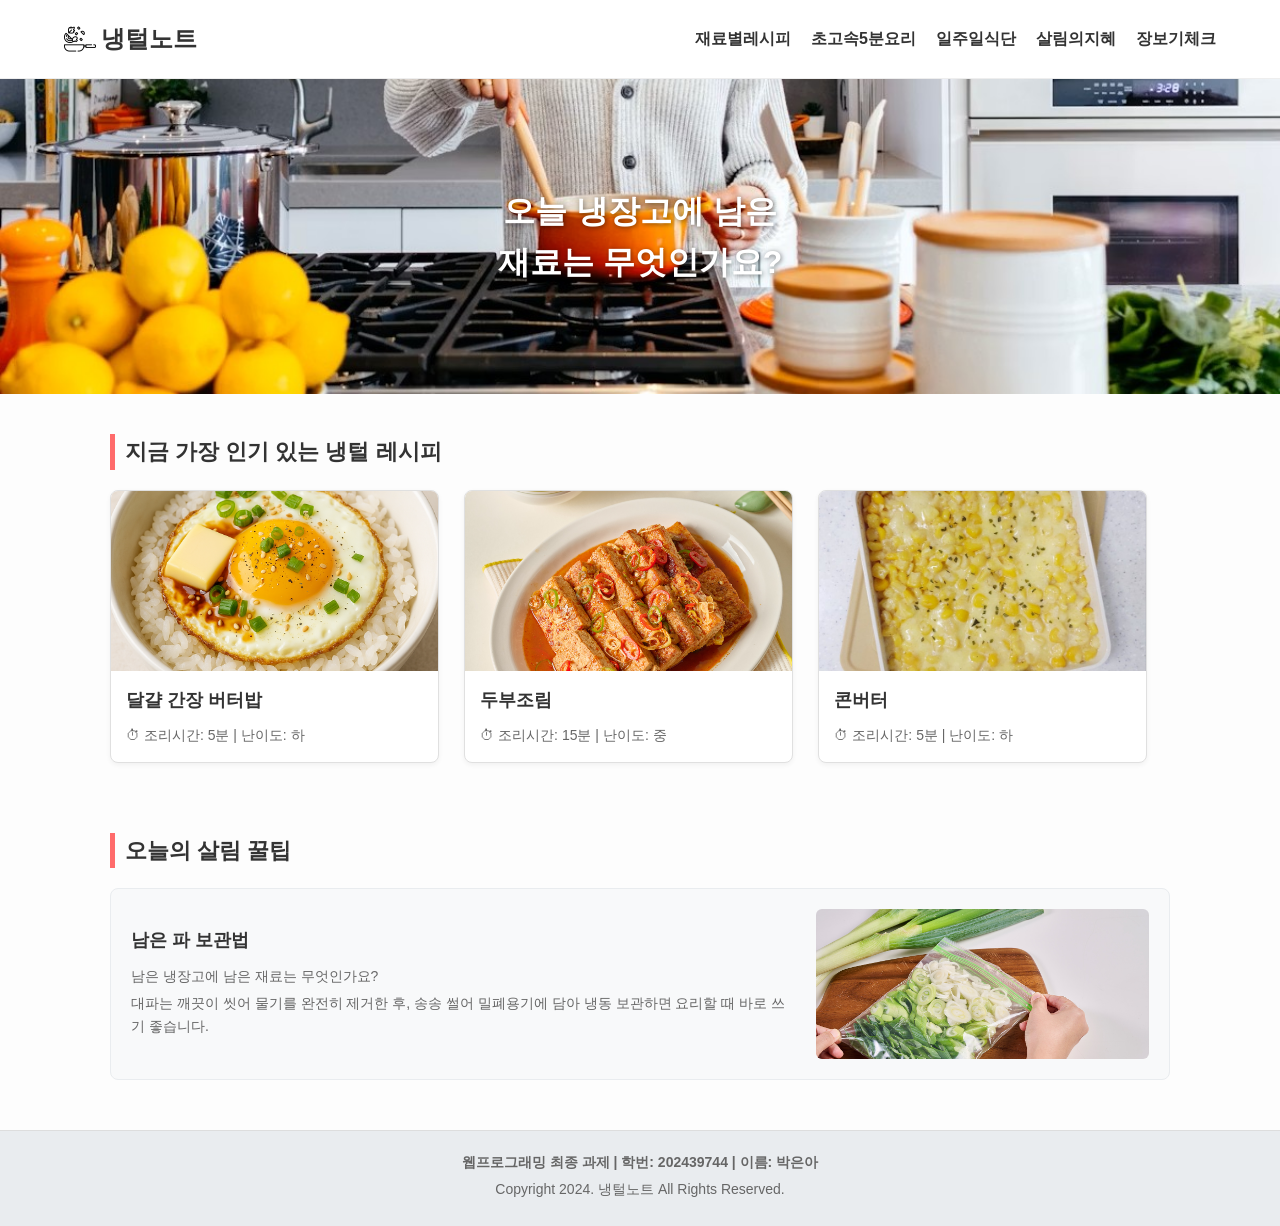
<file: index.html>
<!DOCTYPE html>
<html lang="ko">
<head>
    <meta charset="UTF-8">
    <meta name="viewport" content="width=device-width, initial-scale=1.0">
    <title>자취러를 위한 냉털노트</title>
    <link rel="stylesheet" href="style.css">
</head>
<body>

    <header>
        <div class="logo">
            <img src="img/logo.png"> <a href="index.html">냉털노트</a>
        </div>
        <ul class="nav-menu">
            <li><a href="recipe.html">재료별레시피</a></li>
            <li><a href="fast.html">초고속5분요리</a></li>
            <li><a href="diet.html">일주일식단</a></li>
            <li><a href="wisdom.html">살림의지혜</a></li>
            <li><a href="check.html">장보기체크</a></li>
        </ul>
    </header>

    <div class="main-banner">
        <h1>오늘 냉장고에 남은<br>재료는 무엇인가요?</h1>
    </div>

    <div class="container">
        <section>
            <h2 class="section-title">지금 가장 인기 있는 냉털 레시피</h2>
            <div class="recipe-grid">
                <div class="recipe-card">
                    <div class="card-img"><img src="img/egg_butter.png"></div>
                    <div class="card-content">
                        <div class="card-title">달걀 간장 버터밥</div>
                        <div class="card-info">⏱ 조리시간: 5분 | 난이도: 하</div>
                    </div>
                </div>
                <div class="recipe-card">
                    <div class="card-img"><img src="img/tofu.jpg"></div>
                    <div class="card-content">
                        <div class="card-title">두부조림</div>
                        <div class="card-info">⏱ 조리시간: 15분 | 난이도: 중</div>
                    </div>
                </div>
                <div class="recipe-card">
                    <div class="card-img"><img src="img/corn_butter.jpg">
                    </div>
                    <div class="card-content">
                        <div class="card-title">콘버터</div>
                        <div class="card-info">⏱ 조리시간: 5분 | 난이도: 하</div>
                    </div>
                </div>
            </div>
        </section>

        <section>
            <h2 class="section-title">오늘의 살림 꿀팁</h2>
            <div class="tip-box">
                <div class="tip-text">
                    <h3>남은 파 보관법</h3>
                    <p>남은 냉장고에 남은 재료는 무엇인가요?</p>
                    <p>대파는 깨끗이 씻어 물기를 완전히 제거한 후, 송송 썰어 밀폐용기에 담아 냉동 보관하면 요리할 때 바로 쓰기 좋습니다.</p>
                </div>
                <div class="tip-img"><img src="img/green_onion.jpg" alt=""></div>
            </div>
        </section>
    </div>

    <footer>
        <p><strong>웹프로그래밍 최종 과제 | 학번: 202439744 | 이름: 박은아</strong></p>
        <p>Copyright 2024. 냉털노트 All Rights Reserved.</p>
    </footer>

</body>
</html>
</file>
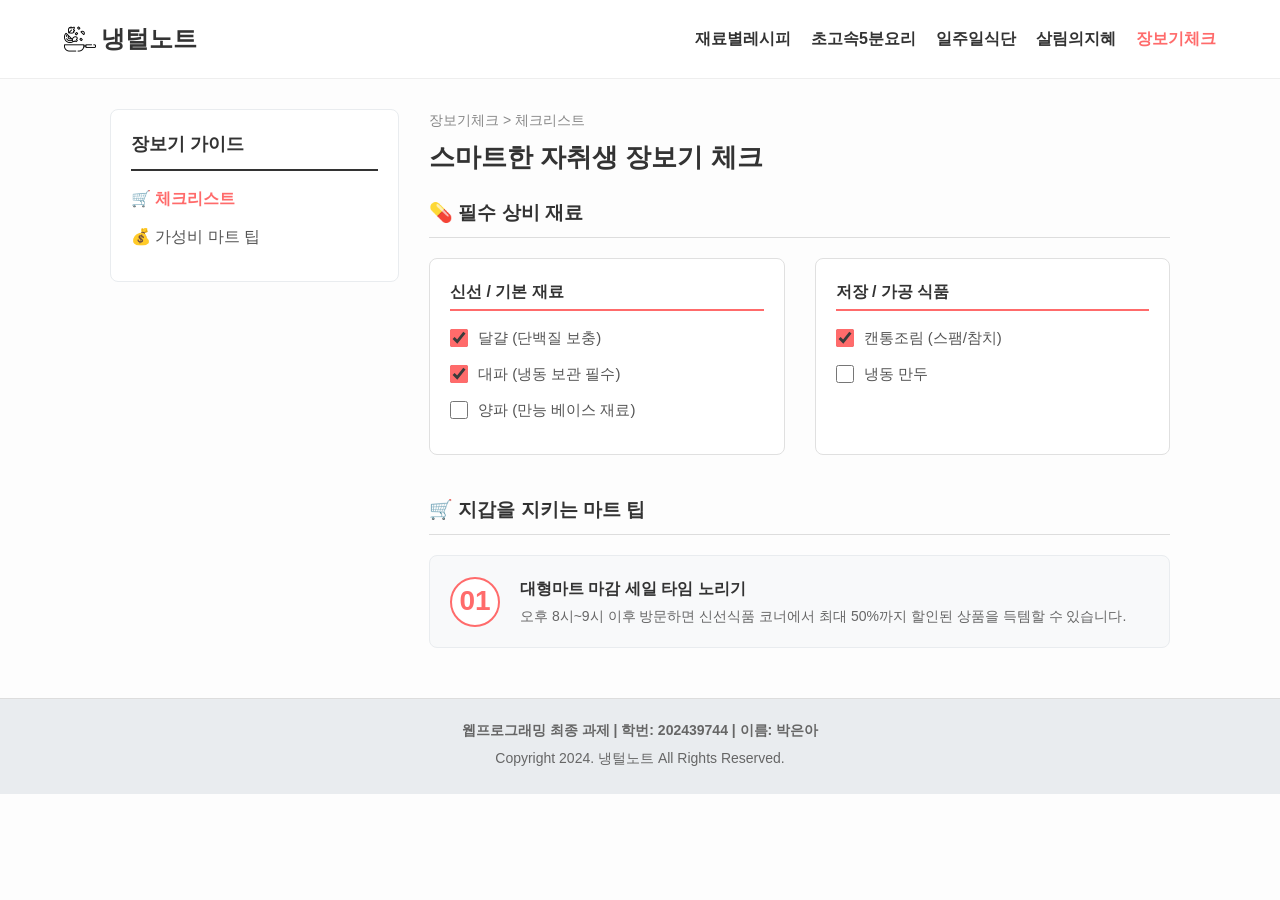
<file: check.html>
<!DOCTYPE html>
<html lang="ko">
<head>
    <meta charset="UTF-8">
    <meta name="viewport" content="width=device-width, initial-scale=1.0">
    <title>장보기체크 - 냉털노트</title>
    <link rel="stylesheet" href="style.css">
</head>
<body>

    <header>
        <div class="logo">
            <img src="img/logo.png"> <a href="index.html">냉털노트</a>
        </div>
        <ul class="nav-menu">
            <li><a href="recipe.html">재료별레시피</a></li>
            <li><a href="fast.html">초고속5분요리</a></li>
            <li><a href="diet.html">일주일식단</a></li>
            <li><a href="wisdom.html">살림의지혜</a></li>
            <li><a href="check.html" class="active">장보기체크</a></li>
        </ul>
    </header>

    <div class="sub-container">
        
        <aside>
            <h3>장보기 가이드</h3>
            <ul>
                <li><a href="#" class="active-sub">🛒 체크리스트</a></li>
                <li><a href="#">💰 가성비 마트 팁</a></li>
            </ul>
        </aside>

        <main>
            <div class="category-path">장보기체크 &gt; 체크리스트</div>
            <h2 class="category-title">스마트한 자취생 장보기 체크</h2>
            
            <section class="check-section">
                <h3 class="sub-section-title">💊 필수 상비 재료</h3>
                <div class="check-list-container">
                    <div class="check-box-group">
                        <h4>신선 / 기본 재료</h4>
                        <label class="check-item"><input type="checkbox" checked> <span>달걀 (단백질 보충)</span></label>
                        <label class="check-item"><input type="checkbox" checked> <span>대파 (냉동 보관 필수)</span></label>
                        <label class="check-item"><input type="checkbox"> <span>양파 (만능 베이스 재료)</span></label>
                    </div>
                    <div class="check-box-group">
                        <h4>저장 / 가공 식품</h4>
                        <label class="check-item"><input type="checkbox" checked> <span>캔통조림 (스팸/참치)</span></label>
                        <label class="check-item"><input type="checkbox"> <span>냉동 만두</span></label>
                    </div>
                </div>
            </section>

            <h3 class="sub-section-title" style="margin-top:40px;">🛒 지갑을 지키는 마트 팁</h3>
            <div class="mart-tip-wrapper">
                <div class="mart-tip-card">
                    <div class="tip-number">01</div>
                    <div class="tip-details">
                        <h4>대형마트 마감 세일 타임 노리기</h4>
                        <p>오후 8시~9시 이후 방문하면 신선식품 코너에서 최대 50%까지 할인된 상품을 득템할 수 있습니다.</p>
                    </div>
                </div>
            </div>
        </main>
        
    </div>

    <footer>
        <p><strong>웹프로그래밍 최종 과제 | 학번: 202439744 | 이름: 박은아</strong></p>
        <p>Copyright 2024. 냉털노트 All Rights Reserved.</p>
    </footer>

</body>
</html>
</file>
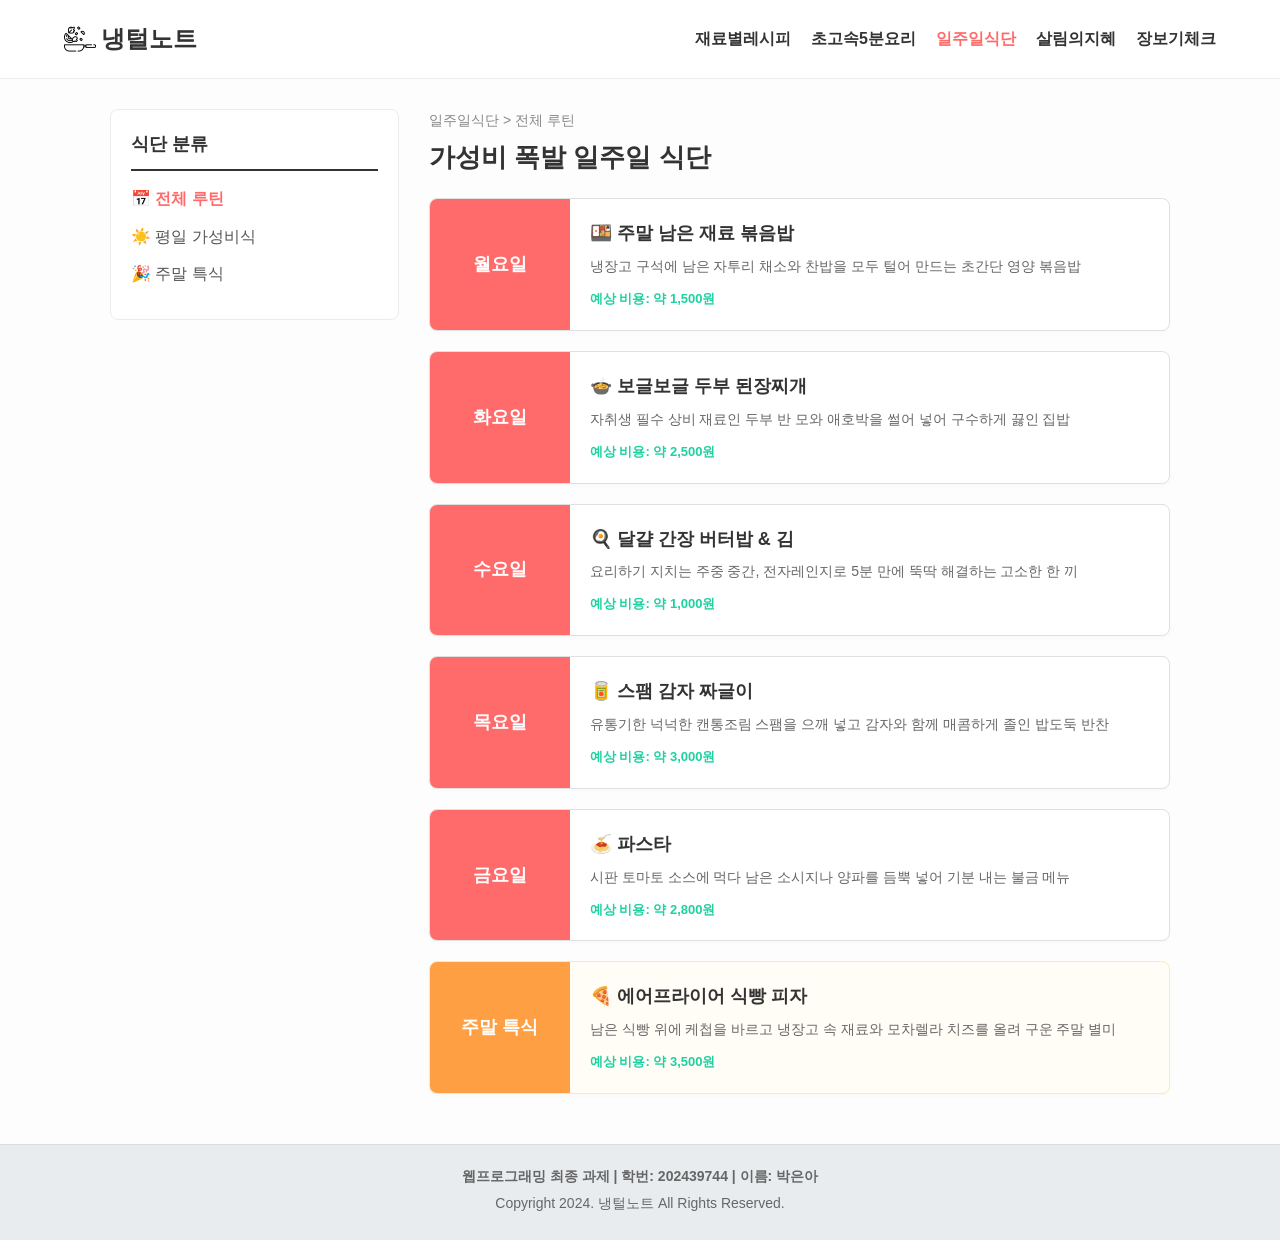
<file: diet.html>
<!DOCTYPE html>
<html lang="ko">
<head>
    <meta charset="UTF-8">
    <meta name="viewport" content="width=device-width, initial-scale=1.0">
    <title>일주일식단 - 냉털노트</title>
    <link rel="stylesheet" href="style.css">
</head>
<body>

    <header>
        <div class="logo">
            <img src="img/logo.png"> <a href="index.html">냉털노트</a>
        </div>
        <ul class="nav-menu">
            <li><a href="recipe.html">재료별레시피</a></li>
            <li><a href="fast.html">초고속5분요리</a></li>
            <li><a href="diet.html" class="active">일주일식단</a></li>
            <li><a href="wisdom.html">살림의지혜</a></li>
            <li><a href="check.html">장보기체크</a></li>
        </ul>
    </header>

    <div class="sub-container">
        
        <aside>
            <h3>식단 분류</h3>
            <ul>
                <li><a href="#" class="active-sub">📅 전체 루틴</a></li>
                <li><a href="#">☀️ 평일 가성비식</a></li>
                <li><a href="#">🎉 주말 특식</a></li>
            </ul>
        </aside>

        <main>
            <div class="category-path">일주일식단 &gt; 전체 루틴</div>
            <h2 class="category-title">가성비 폭발 일주일 식단</h2>
            
            <div class="diet-timeline">
                <div class="diet-card">
                    <div class="diet-day">월요일</div>
                    <div class="diet-content">
                        <div class="diet-menu">🍱 주말 남은 재료 볶음밥</div>
                        <div class="diet-desc">냉장고 구석에 남은 자투리 채소와 찬밥을 모두 털어 만드는 초간단 영양 볶음밥</div>
                        <div class="diet-cost">예상 비용: 약 1,500원</div>
                    </div>
                </div>
                <div class="diet-card">
                    <div class="diet-day">화요일</div>
                    <div class="diet-content">
                        <div class="diet-menu">🍲 보글보글 두부 된장찌개</div>
                        <div class="diet-desc">자취생 필수 상비 재료인 두부 반 모와 애호박을 썰어 넣어 구수하게 끓인 집밥</div>
                        <div class="diet-cost">예상 비용: 약 2,500원</div>
                    </div>
                </div>
                <div class="diet-card">
                    <div class="diet-day">수요일</div>
                    <div class="diet-content">
                        <div class="diet-menu">🍳 달걀 간장 버터밥 & 김</div>
                        <div class="diet-desc">요리하기 지치는 주중 중간, 전자레인지로 5분 만에 뚝딱 해결하는 고소한 한 끼</div>
                        <div class="diet-cost">예상 비용: 약 1,000원</div>
                    </div>
                </div>
                <div class="diet-card">
                    <div class="diet-day">목요일</div>
                    <div class="diet-content">
                        <div class="diet-menu">🥫 스팸 감자 짜글이</div>
                        <div class="diet-desc">유통기한 넉넉한 캔통조림 스팸을 으깨 넣고 감자와 함께 매콤하게 졸인 밥도둑 반찬</div>
                        <div class="diet-cost">예상 비용: 약 3,000원</div>
                    </div>
                </div>
                <div class="diet-card">
                <div class="diet-day">금요일</div>
                    <div class="diet-content">
                        <div class="diet-menu">🍝 파스타</div>
                        <div class="diet-desc">시판 토마토 소스에 먹다 남은 소시지나 양파를 듬뿍 넣어 기분 내는 불금 메뉴</div>
                        <div class="diet-cost">예상 비용: 약 2,800원</div>
                    </div>
                </div>
                <div class="diet-card weekend">
                    <div class="diet-day">주말 특식</div>
                    <div class="diet-content">
                        <div class="diet-menu">🍕 에어프라이어 식빵 피자</div>
                        <div class="diet-desc">남은 식빵 위에 케첩을 바르고 냉장고 속 재료와 모차렐라 치즈를 올려 구운 주말 별미</div>
                        <div class="diet-cost">예상 비용: 약 3,500원</div>
                    </div>
                </div>
            </div>
        </main>
        
    </div>

    <footer>
        <p><strong>웹프로그래밍 최종 과제 | 학번: 202439744 | 이름: 박은아</strong></p>
        <p>Copyright 2024. 냉털노트 All Rights Reserved.</p>
    </footer>

</body>
</html>
</file>
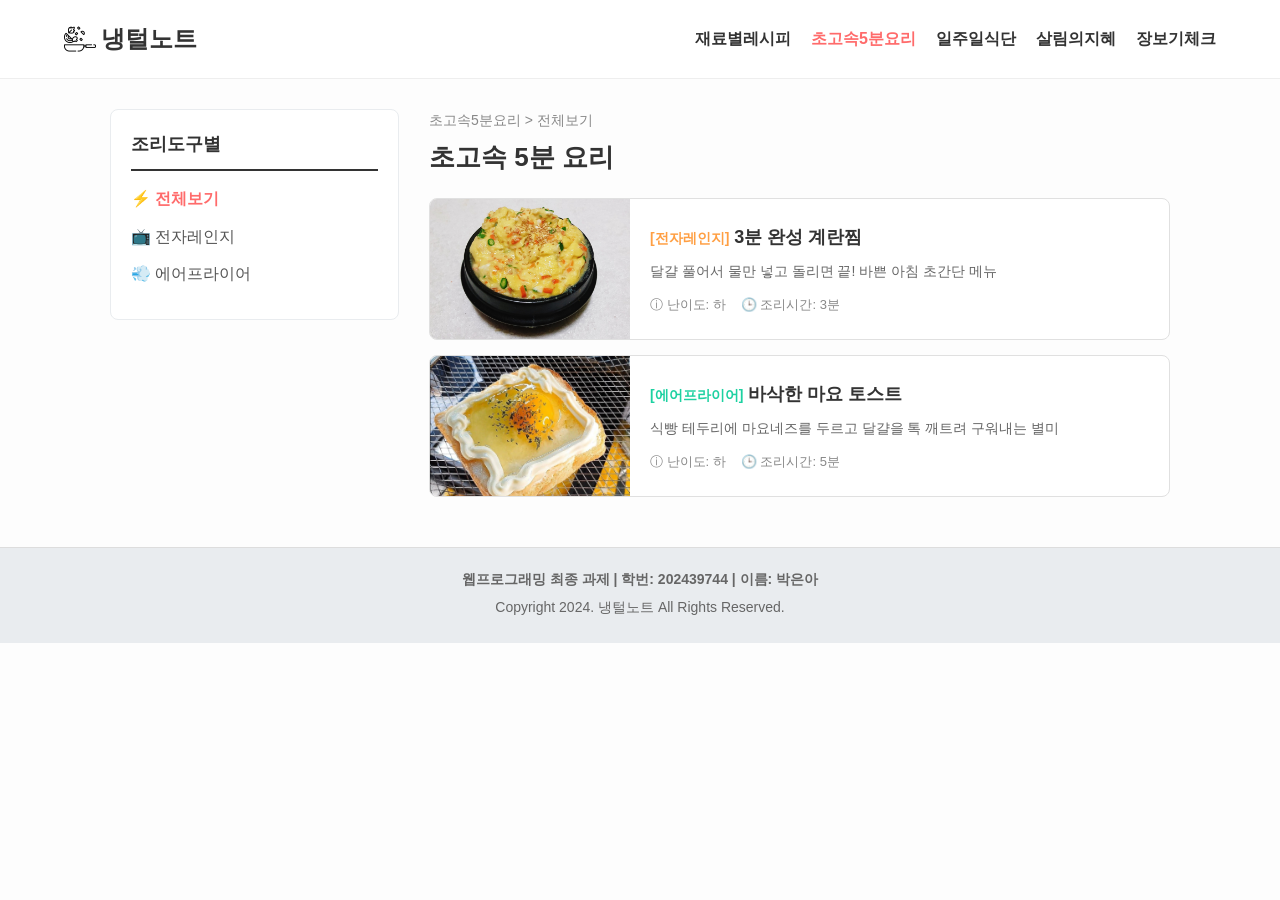
<file: fast.html>
<!DOCTYPE html>
<html lang="ko">
<head>
    <meta charset="UTF-8">
    <meta name="viewport" content="width=device-width, initial-scale=1.0">
    <title>초고속5분요리 - 냉털노트</title>
    <link rel="stylesheet" href="style.css">
</head>
<body>

    <header>
        <div class="logo">
            <img src="img/logo.png"> <a href="index.html">냉털노트</a>
        </div>
        <ul class="nav-menu">
            <li><a href="recipe.html">재료별레시피</a></li>
            <li><a href="fast.html" class="active">초고속5분요리</a></li>
            <li><a href="diet.html">일주일식단</a></li>
            <li><a href="wisdom.html">살림의지혜</a></li>
            <li><a href="check.html">장보기체크</a></li>
        </ul>
    </header>

    <div class="sub-container">
        
        <aside>
            <h3>조리도구별</h3>
            <ul>
                <li><a href="#" class="active-sub">⚡ 전체보기</a></li>
                <li><a href="#">📺 전자레인지</a></li>
                <li><a href="#">💨 에어프라이어</a></li>
            </ul>
        </aside>

        <main>
            <div class="category-path">초고속5분요리 &gt; 전체보기</div>
            <h2 class="category-title">초고속 5분 요리</h2>

            <div class="recipe-list-wrapper">
                
                <div class="recipe-list-item">
                    <div class="list-img"><img src="img/egg_jjim.jpg"></div>
                    <div class="list-content">
                        <div class="list-title"><span style="color:#ff9f43; font-size:14px;">[전자레인지]</span> 3분 완성 계란찜</div>
                        <div class="list-desc">달걀 풀어서 물만 넣고 돌리면 끝! 바쁜 아침 초간단 메뉴</div>
                        <div class="list-meta">
                            <span>ⓘ 난이도: 하</span>
                            <span>🕒 조리시간: 3분</span>
                        </div>
                    </div>
                </div>

                <div class="recipe-list-item">
                    <div class="list-img"><img src="img/toast.jpg"></div>
                    <div class="list-content">
                        <div class="list-title"><span style="color:#1dd1a1; font-size:14px;">[에어프라이어]</span> 바삭한 마요 토스트</div>
                        <div class="list-desc">식빵 테두리에 마요네즈를 두르고 달걀을 톡 깨트려 구워내는 별미</div>
                        <div class="list-meta">
                            <span>ⓘ 난이도: 하</span>
                            <span>🕒 조리시간: 5분</span>
                        </div>
                    </div>
                </div>

            </div>
        </main>
        
    </div>

    <footer>
        <p><strong>웹프로그래밍 최종 과제 | 학번: 202439744 | 이름: 박은아</strong></p>
        <p>Copyright 2024. 냉털노트 All Rights Reserved.</p>
    </footer>

</body>
</html>
</file>
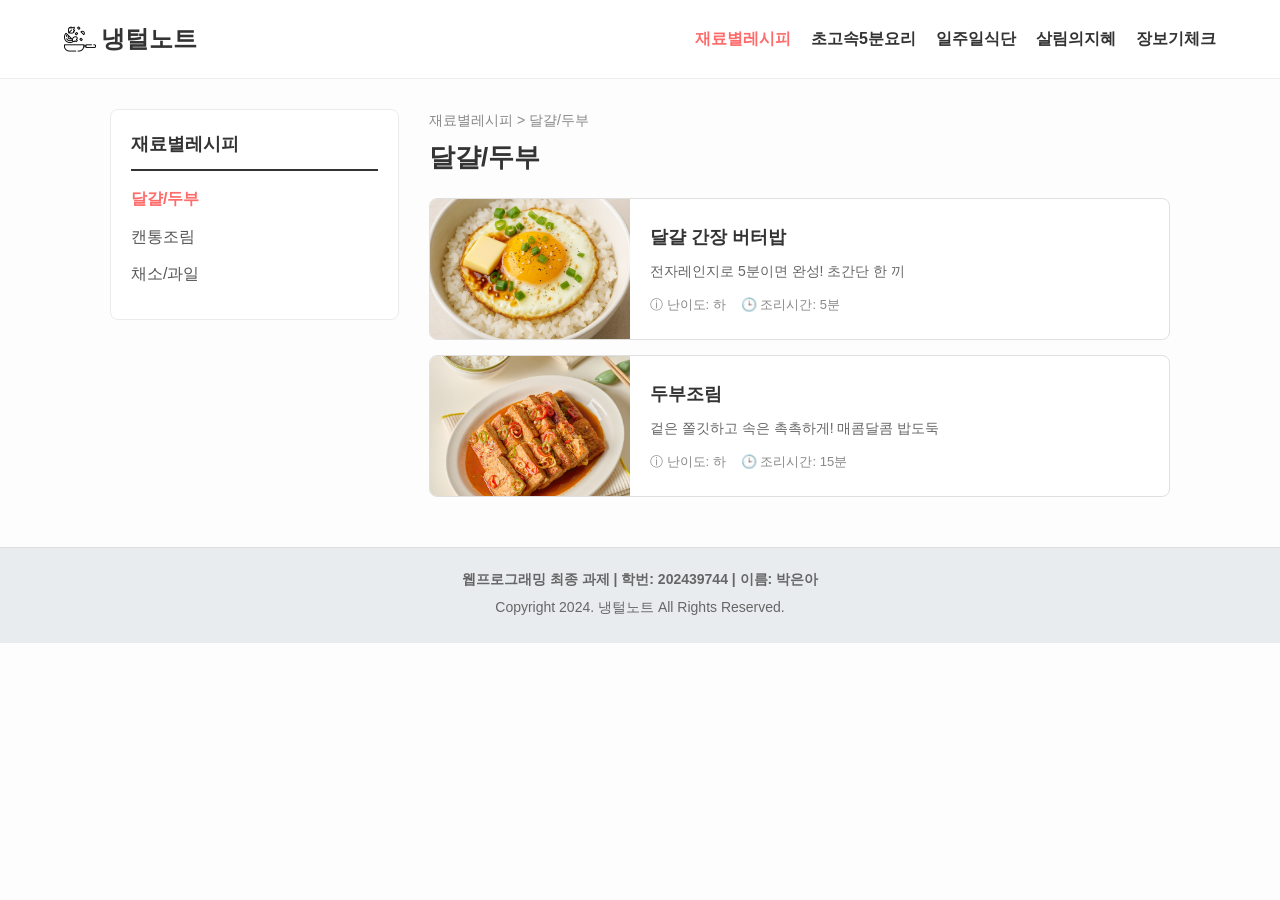
<file: recipe.html>
<!DOCTYPE html>
<html lang="ko">
<head>
    <meta charset="UTF-8">
    <meta name="viewport" content="width=device-width, initial-scale=1.0">
    <title>재료별레시피 - 냉털노트</title>
    <link rel="stylesheet" href="style.css">
</head>
<body>

    <header>
        <div class="logo">
            <img src="img/logo.png"> <a href="index.html">냉털노트</a>
        </div>
        <ul class="nav-menu">
            <li><a href="recipe.html" class="active">재료별레시피</a></li>
            <li><a href="fast.html">초고속5분요리</a></li>
            <li><a href="diet.html">일주일식단</a></li>
            <li><a href="wisdom.html">살림의지혜</a></li>
            <li><a href="check.html">장보기체크</a></li>
        </ul>
    </header>

    <div class="sub-container">
        
        <aside>
            <h3>재료별레시피</h3>
            <ul>
                <li><a href="#" class="active-sub">달걀/두부</a></li>
                <li><a href="#">캔통조림</a></li>
                <li><a href="#">채소/과일</a></li>
            </ul>
        </aside>

        <main>
            <div class="category-path">재료별레시피 &gt; 달걀/두부</div>
            <h2 class="category-title">달걀/두부</h2>

            <div class="recipe-list-wrapper">
                
                <div class="recipe-list-item">
                    <div class="list-img"><img src="img/egg_butter.png"></div>
                    <div class="list-content">
                        <div class="list-title">달걀 간장 버터밥</div>
                        <div class="list-desc">전자레인지로 5분이면 완성! 초간단 한 끼</div>
                        <div class="list-meta">
                            <span>ⓘ 난이도: 하</span>
                            <span>🕒 조리시간: 5분</span>
                        </div>
                    </div>
                </div>

                <div class="recipe-list-item">
                    <div class="list-img"><img src="img/tofu.jpg"></div>
                    <div class="list-content">
                        <div class="list-title">두부조림</div>
                        <div class="list-desc">겉은 쫄깃하고 속은 촉촉하게! 매콤달콤 밥도둑</div>
                        <div class="list-meta">
                            <span>ⓘ 난이도: 하</span>
                            <span>🕒 조리시간: 15분</span>
                        </div>
                    </div>
                </div>

            </div>
        </main>
        
    </div>

    <footer>
        <p><strong>웹프로그래밍 최종 과제 | 학번: 202439744 | 이름: 박은아</strong></p>
        <p>Copyright 2024. 냉털노트 All Rights Reserved.</p>
    </footer>

</body>
</html>
</file>
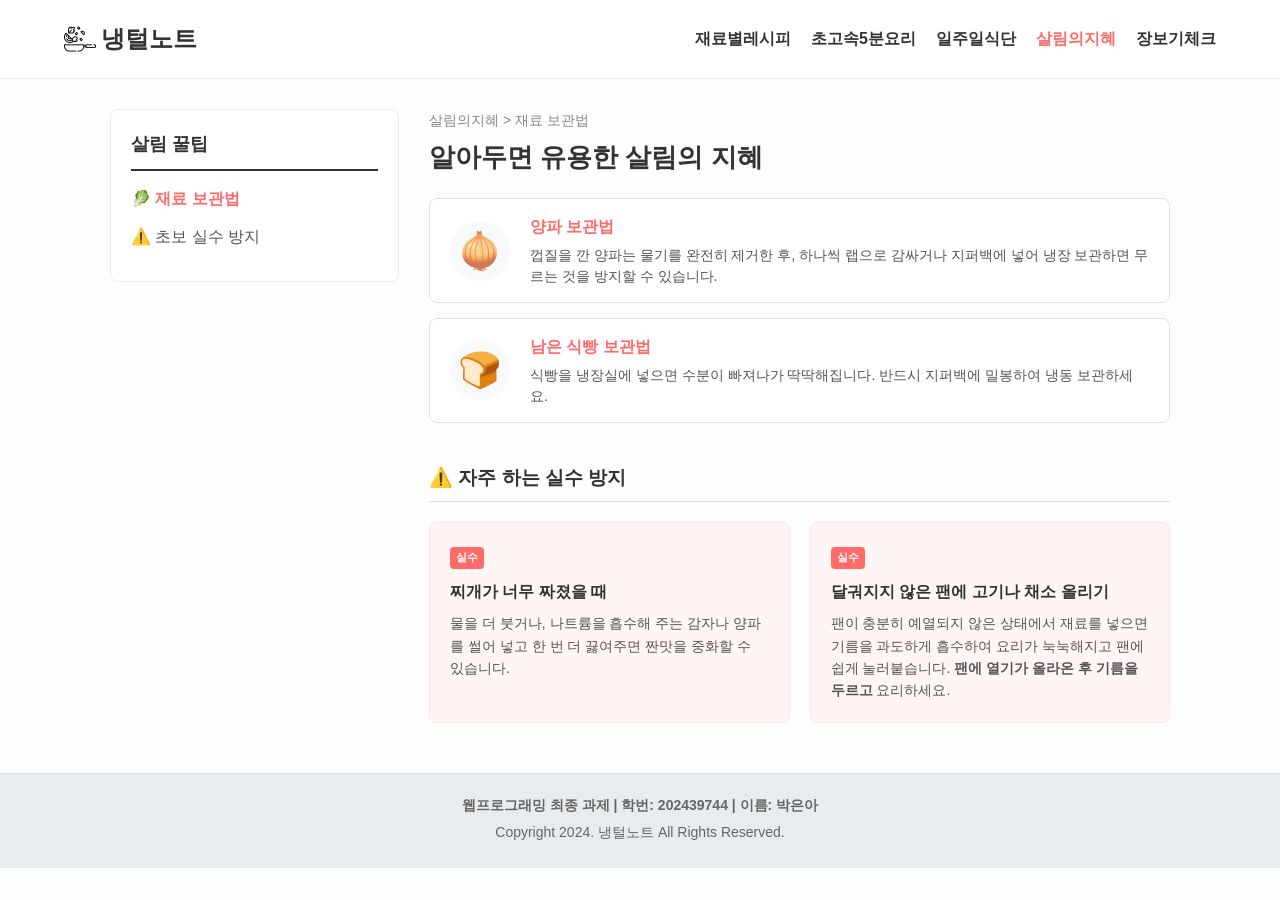
<file: wisdom.html>
<!DOCTYPE html>
<html lang="ko">
<head>
    <meta charset="UTF-8">
    <meta name="viewport" content="width=device-width, initial-scale=1.0">
    <title>살림의지혜 - 냉털노트</title>
    <link rel="stylesheet" href="style.css">
</head>
<body>

    <header>
        <div class="logo">
            <img src="img/logo.png"> <a href="index.html">냉털노트</a>
        </div>
        <ul class="nav-menu">
            <li><a href="recipe.html">재료별레시피</a></li>
            <li><a href="fast.html">초고속5분요리</a></li>
            <li><a href="diet.html">일주일식단</a></li>
            <li><a href="wisdom.html" class="active">살림의지혜</a></li>
            <li><a href="check.html">장보기체크</a></li>
        </ul>
    </header>

    <div class="sub-container">
        
        <aside>
            <h3>살림 꿀팁</h3>
            <ul>
                <li><a href="#" class="active-sub">🥬 재료 보관법</a></li>
                <li><a href="#">⚠️ 초보 실수 방지</a></li>
            </ul>
        </aside>

        <main>
            <div class="category-path">살림의지혜 &gt; 재료 보관법</div>
            <h2 class="category-title">알아두면 유용한 살림의 지혜</h2>
            
            <section class="wisdom-section">
                <div class="wisdom-list">
                    <div class="wisdom-item">
                        <div class="wisdom-img">🧅</div>
                        <div class="wisdom-info">
                            <h4>양파 보관법</h4>
                            <p>껍질을 깐 양파는 물기를 완전히 제거한 후, 하나씩 랩으로 감싸거나 지퍼백에 넣어 냉장 보관하면 무르는 것을 방지할 수 있습니다.</p>
                        </div>
                    </div>
                    <div class="wisdom-item">
                        <div class="wisdom-img">🍞</div>
                        <div class="wisdom-info">
                            <h4>남은 식빵 보관법</h4>
                            <p>식빵을 냉장실에 넣으면 수분이 빠져나가 딱딱해집니다. 반드시 지퍼백에 밀봉하여 냉동 보관하세요.</p>
                        </div>
                    </div>
                </div>
            </section>

            <h3 class="sub-section-title" style="margin-top:40px;">⚠️ 자주 하는 실수 방지</h3>
            <div class="mistake-grid">
                <div class="mistake-box">
                    <div class="box-badge">실수</div>
                    <h4>찌개가 너무 짜졌을 때</h4>
                    <p class="answer">물을 더 붓거나, 나트륨을 흡수해 주는 감자나 양파를 썰어 넣고 한 번 더 끓여주면 짠맛을 중화할 수 있습니다.</p>
                </div>
                <div class="mistake-box">
                    <div class="box-badge warning">실수</div>
                    <h4>달궈지지 않은 팬에 고기나 채소 올리기</h4>
                    <p class="answer">팬이 충분히 예열되지 않은 상태에서 재료를 넣으면 기름을 과도하게 흡수하여 요리가 눅눅해지고 팬에 쉽게 눌러붙습니다. <strong>팬에 열기가 올라온 후 기름을 두르고</strong> 요리하세요.</p>
                </div>
            </div>
        </main>
        
    </div>

    <footer>
        <p><strong>웹프로그래밍 최종 과제 | 학번: 202439744 | 이름: 박은아</strong></p>
        <p>Copyright 2024. 냉털노트 All Rights Reserved.</p>
    </footer>

</body>
</html>
</file>
<file: style.css>
/* ==========================================
   [1] 공통 초기화 및 기본 설정
========================================== */
* {
    margin: 0;
    padding: 0;
    box-sizing: border-box;
}
body {
    font-family: 'Arial', sans-serif;
    color: #333;
    line-height: 1.6;
    background-color: #fdfdfd;
}
a {
    text-decoration: none;
    color: inherit;
}
img {
    width: 100%;
    height: 100%;
    object-fit: cover; /* 가로세로 비율을 유지하면서 박스 안을 가득 채움 */
    object-position: center; /* 이미지의 중심을 기준으로 맞춤 */
}

/* 공통 헤더 (Header) */
header {
    display: flex;
    justify-content: space-between;
    align-items: center;
    padding: 20px 5%;
    background-color: #ffffff;
    border-bottom: 1px solid #eeeeee;
    position: sticky;
    top: 0;
    z-index: 100;   /* 항상 헤더가 제일 위에 보이게 */
}
.logo {
    font-size: 24px;
    font-weight: bold;
    display: flex;
    align-items: center;
    gap: 5px;
}
.logo img{
    width: 32px;
}
.nav-menu {
    display: flex;
    list-style: none;
    gap: 20px;
}
.nav-menu li a {
    font-weight: bold;
    transition: color 0.2s;
}
.nav-menu li a:hover, .nav-menu li a.active {
    color: #ff6b6b;
}

/* 공통 푸터 (Footer) */
footer {
    background-color: #e9ecef;
    text-align: center;
    padding: 20px;
    font-size: 14px;
    color: #666;
    border-top: 1px solid #ddd;
    margin-top: 50px;
}
footer p {
    margin-bottom: 5px;
}

/* 본문 레이아웃 공통 컨테이너 */
.container {
    max-width: 1100px;
    margin: 40px auto;
    padding: 0 20px;
}
.section-title {
    font-size: 22px;
    font-weight: bold;
    margin-bottom: 20px;
    border-left: 5px solid #ff6b6b;
    padding-left: 10px;
}


/* ==========================================
   [2] 메인 페이지 (index.html) 스타일
========================================== */
.main-banner {
    background-color: #f4eae1;
    background-image: url("img/banner.jpg");
    background-size: cover;
    background-position: center;
    height: 35vh;
    display: flex;
    justify-content: center;  /* 가로 기준 정중앙에 오도록 */
    align-items: center;
    text-align: center;
    color: #ffffff;
    padding: 20px;
}
.main-banner h1 {
    font-size: 2rem;
    text-shadow: 1px 1px 5px rgba(0,0,0,0.5);
}
.recipe-grid {
    width: 100%;
    margin-bottom: 50px;
}

.recipe-grid .recipe-card {
    display: inline-block;    
    width: 31%;               
    margin-right: 2%;        
    margin-bottom: 20px;      
    vertical-align: top;      
    box-sizing: border-box;  
}

.recipe-card {
    background: #fff;
    border: 1px solid #e0e0e0;
    border-radius: 8px;
    overflow: hidden;
    box-shadow: 0 2px 5px rgba(0,0,0,0.05);
}
.card-img {
    width: 100%;
    height: 180px;
    background-color: #cccccc;
    display: flex;
    justify-content: center;
    align-items: center;
    color: #666;
}
.card-content {
    padding: 15px;
}
.card-title {
    font-size: 18px;
    font-weight: bold;
    margin-bottom: 10px;
}
.card-info {
    font-size: 14px;
    color: #666;
}
.tip-box {
    display: flex;
    background-color: #f8f9fa;
    border: 1px solid #e9ecef;
    border-radius: 8px;
    padding: 20px;
    align-items: center;
    gap: 20px;
}
.tip-text {
    flex: 2;
}
.tip-text h3 {
    font-size: 18px;
    margin-bottom: 10px;
    color: #333;
}
.tip-text p {
    font-size: 14px;
    color: #666;
    margin-bottom: 5px;
}
.tip-img {
    flex: 1;
    background-color: #e2e8f0;
    height: 150px;
    display: flex;
    justify-content: center;
    align-items: center;
    border-radius: 6px;
    color: #666;
    overflow: hidden;
}


/* ==========================================
   [3] 재료별 레시피 페이지 (recipe.html) 스타일
========================================== */
.sub-container {
    max-width: 1100px;
    margin: 30px auto;
    padding: 0 20px;
    display: flex;
    gap: 30px;
}
aside {
    flex: 1;
    min-width: 200px;
    background-color: #ffffff;
    border: 1px solid #e9ecef;
    border-radius: 8px;
    padding: 20px;
    align-self: flex-start;
}
aside h3 {
    font-size: 18px;
    margin-bottom: 15px;
    padding-bottom: 10px;
    border-bottom: 2px solid #333;
}
aside ul {
    list-style: none;
}
aside ul li {
    margin-bottom: 12px;
}
aside ul li a {
    color: #555;
    font-weight: 500;
}
aside ul li a:hover, aside ul li a.active-sub {
    color: #ff6b6b;
    font-weight: bold;
}
main {
    flex: 3;
}
.category-path {
    font-size: 14px;
    color: #888;
    margin-bottom: 5px;
}
.category-title {
    font-size: 26px;
    font-weight: bold;
    margin-bottom: 20px;
}
.recipe-list-wrapper {
    display: flex;
    flex-direction: column;
    gap: 15px;
}
.recipe-list-item {
    display: flex;
    border: 1px solid #e0e0e0;
    border-radius: 8px;
    overflow: hidden;
    background: #fff;
}
.list-img {
    width: 200px;
    height: 140px;
    background-color: #cccccc;
    display: flex;
    justify-content: center;
    align-items: center;
    color: #666;
    flex-shrink: 0;
}
.list-content {
    padding: 20px;
    display: flex;
    flex-direction: column;     /* flex - 세로 정렬 */
    justify-content: center;
}
.list-title {
    font-size: 18px;
    font-weight: bold;
    margin-bottom: 8px;
}
.list-desc {
    font-size: 14px;
    color: #666;
    margin-bottom: 12px;
}
.list-meta {
    font-size: 13px;
    color: #888;
    display: flex;
    gap: 15px;
}


/* ==========================================
   [4] 초고속 5분 요리 페이지 (fast.html) 스타일
========================================== */
.tool-filter {
    display: flex;
    justify-content: center;
    gap: 20px;
    margin-bottom: 40px;
}
.tool-btn {
    display: flex;
    flex-direction: column;
    align-items: center;
    justify-content: center;
    width: 140px;
    height: 110px;
    background-color: #ffffff;
    border: 2px solid #e9ecef;
    border-radius: 12px;
    cursor: pointer;
    font-weight: bold;
    font-size: 16px;
    color: #555;
    transition: all 0.2s ease;
}
.tool-btn .icon {
    font-size: 32px;
    margin-bottom: 8px;
}
.tool-btn:hover, .tool-btn.active-tool {
    border-color: #ff6b6b;
    color: #ff6b6b;
    background-color: #fff5f5;
}
.fast-grid {
    width: 100%;
}
.fast-card {
    background: #ffffff;
    border: 1px solid #e0e0e0;
    border-radius: 8px;
    overflow: hidden;
}
.fast-grid .fast-card {
    display: inline-block;    
    width: 31%;               
    margin-right: 2%;         
    margin-bottom: 20px;      
    vertical-align: top;      
    box-sizing: border-box;   
}
.fast-card .card-img {
    width: 100%;
    height: 160px;
    background-color: #dddddd;
    display: flex;
    justify-content: center;
    align-items: center;
    color: #666;
}
.fast-card .card-content {
    padding: 15px;
}
.fast-card .badge {
    display: inline-block;
    padding: 3px 8px;
    font-size: 11px;
    font-weight: bold;
    color: #ffffff;
    background-color: #ff9f43;
    border-radius: 4px;
    margin-bottom: 8px;
}
.fast-card .badge.air {
    background-color: #1dd1a1;
}
.fast-card .card-title {
    font-size: 18px;
    font-weight: bold;
    margin-bottom: 8px;
}
.fast-card .card-desc {
    font-size: 14px;
    color: #777;
    margin-bottom: 12px;
}
.fast-card .card-time {
    font-size: 13px;
    color: #ff6b6b;
    font-weight: bold;
}


/* ==========================================
   [5] 일주일 식단 페이지 (diet.html) 스타일
========================================== */
.diet-timeline {
    display: flex;
    flex-direction: column;
    gap: 20px;
}
.diet-card {
    display: flex;
    background: #ffffff;
    border: 1px solid #e0e0e0;
    border-radius: 8px;
    overflow: hidden;
    box-shadow: 0 2px 4px rgba(0,0,0,0.02);
}
.diet-card.weekend {
    border-color: #ffeaa7;
    background-color: #fffdf5;
}
.diet-day {
    flex: 1;
    max-width: 150px;
    background-color: #ff6b6b;
    color: #ffffff;
    display: flex;
    justify-content: center;
    align-items: center;
    font-weight: bold;
    font-size: 18px;
}
.diet-card.weekend .diet-day {
    background-color: #ff9f43;
}
.diet-content {
    flex: 4;
    padding: 20px;
}
.diet-menu {
    font-size: 18px;
    font-weight: bold;
    margin-bottom: 8px;
    color: #333;
}
.diet-desc {
    font-size: 14px;
    color: #666;
    margin-bottom: 12px;
    line-height: 1.5;
}
.diet-cost {
    font-size: 13px;
    color: #1dd1a1;
    font-weight: bold;
}


/* ==========================================
   [6] 살림의 지혜 페이지 (wisdom.html) 스타일
========================================== */
.wisdom-section {
    margin-bottom: 30px;
}
.sub-section-title {
    font-size: 19px;
    font-weight: bold;
    color: #333;
    margin-bottom: 20px;
    padding-bottom: 8px;
    border-bottom: 1px solid #ddd;
}
.wisdom-list {
    display: flex;
    flex-direction: column;
    gap: 15px;
}
.wisdom-item {
    display: flex;
    align-items: center;
    background: #ffffff;
    border: 1px solid #e0e0e0;
    border-radius: 8px;
    padding: 15px 20px;
    gap: 20px;
}
.wisdom-img {
    font-size: 35px;
    width: 60px;
    height: 60px;
    background-color: #f8f9fa;
    border-radius: 50%;
    display: flex;
    justify-content: center;
    align-items: center;
    flex-shrink: 0;
}
.wisdom-info h4 {
    font-size: 16px;
    font-weight: bold;
    margin-bottom: 5px;
    color: #ff6b6b;
}
.wisdom-info p {
    font-size: 14px;
    color: #555;
    line-height: 1.5;
}
.mistake-grid {
    display: grid;
    grid-template-columns: repeat(2, 1fr);
    gap: 20px;
}
.mistake-box {
    background-color: #fff5f5;
    border: 1px solid #ffe3e3;
    border-radius: 8px;
    padding: 20px;
    position: relative;
}
.box-badge {
    display: inline-block;
    padding: 2px 6px;
    font-size: 11px;
    font-weight: bold;
    color: #ffffff;
    background-color: #ff6b6b;
    border-radius: 4px;
    margin-bottom: 10px;
}
.mistake-box h4 {
    font-size: 16px;
    font-weight: bold;
    margin-bottom: 8px;
    color: #333;
}
.mistake-box .answer {
    font-size: 14px;
    color: #555;
    line-height: 1.6;
}


/* ==========================================
   [7] 장보기 체크 페이지 (check.html) 스타일
========================================== */
.check-section {
    margin-bottom: 30px;
}
.check-list-container {
    display: flex;
    gap: 30px;
}
.check-box-group {
    flex: 1;
    background-color: #ffffff;
    border: 1px solid #e0e0e0;
    border-radius: 8px;
    padding: 20px;
}
.check-box-group h4 {
    font-size: 16px;
    font-weight: bold;
    color: #333;
    margin-bottom: 15px;
    border-bottom: 2px solid #ff6b6b;
    padding-bottom: 5px;
}
.check-item {
    display: flex;
    align-items: center;
    gap: 10px;
    margin-bottom: 12px;
    font-size: 15px;
    color: #555;
    cursor: pointer;
}
.check-item input[type="checkbox"] {
    width: 18px;
    height: 18px;
    accent-color: #ff6b6b;
}
.mart-tip-wrapper {
    display: flex;
    flex-direction: column;
    gap: 15px;
}
.mart-tip-card {
    display: flex;
    background-color: #f8f9fa;
    border: 1px solid #e9ecef;
    border-radius: 8px;
    padding: 20px;
    align-items: center;
    gap: 20px;
}
.tip-number {
    font-size: 28px;
    font-weight: bold;
    color: #ff6b6b;
    width: 50px;
    height: 50px;
    background-color: #ffffff;
    border: 2px solid #ff6b6b;
    border-radius: 50%;
    display: flex;
    justify-content: center;
    align-items: center;
    flex-shrink: 0;
}
.tip-details h4 {
    font-size: 16px;
    font-weight: bold;
    color: #333;
    margin-bottom: 5px;
}
.tip-details p {
    font-size: 14px;
    color: #666;
    line-height: 1.5;
}


/* ==========================================
   [8] 반응형 웹
========================================== */
@media (max-width: 768px) {
    /* 헤더 및 메뉴 정렬 변경 */
    header {
        flex-direction: column;
        gap: 15px;
    }
    .nav-menu {
        flex-wrap: wrap;
        justify-content: center;
        gap: 10px;
        font-size: 14px;
    }
    
    /* 메인 배너 및 그리드 레이아웃 세로 정렬 */
    .main-banner h1 {
        font-size: 1.5rem;
    }
    .recipe-grid, .fast-grid, .mistake-grid, .check-list-container {
        grid-template-columns: 1fr;
        flex-direction: column;
        gap: 15px;
    }
    
    /* 팁 박스 및 서브 컨테이너 세로 정렬 */
    .tip-box, .sub-container, .recipe-list-item, .wisdom-item, .mart-tip-card {
        flex-direction: column;
        text-align: center;
        padding: 20px;
    }
    
    /* 사이드바 가로 배열 변경 */
    aside {
        width: 100%;
    }
    aside ul {
        display: flex;
        flex-wrap: wrap;
        justify-content: center;
        gap: 15px;
    }
    
    /* 이미지 및 카드 요소 반응형 조절 */
    .list-img {
        width: 100%;
        height: 160px;
    }
    .diet-day {
        max-width: 100%;
        padding: 10px;
        font-size: 16px;
    }
}
</file>
